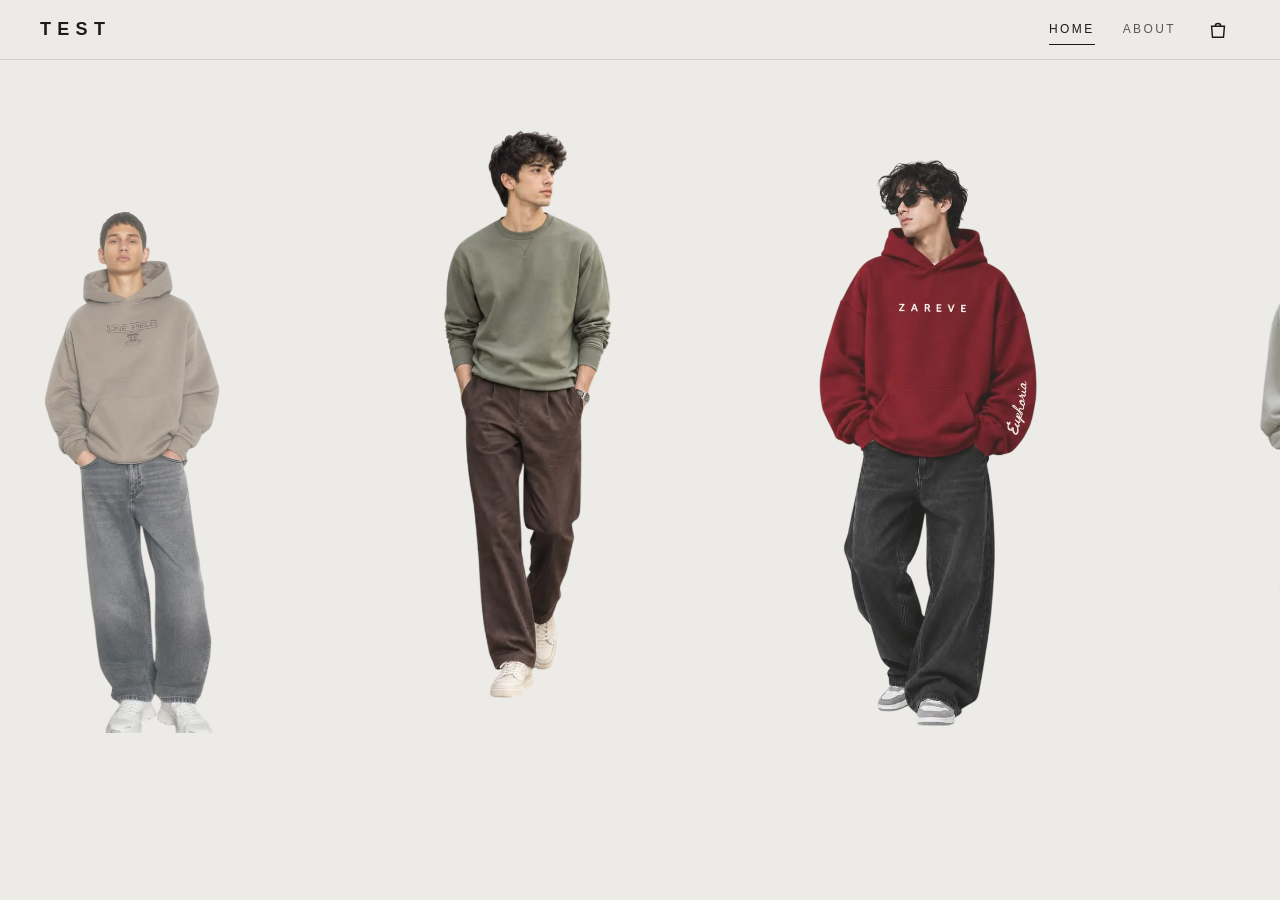
<file: index.html>
<!DOCTYPE html>
<html lang="en">
<head>
<meta charset="utf-8">
<meta name="viewport" content="width=device-width, initial-scale=1, viewport-fit=cover">
<title>TEST — Try the Look</title>
<meta name="description" content="TEST — six looks, styled head to toe.">
<link rel="preload" as="image" href="images/look4.webp" fetchpriority="high">
<link rel="stylesheet" href="css/style.css">
</head>
<body class="home">
<header class="hd">
 <a class="logo" href="index.html">TEST</a>
 <nav class="nav" id="nav"><a href="index.html" aria-current="page">Home</a><a href="about.html">About</a></nav>
 <a class="bag" href="checkout.html" aria-label="Bag"><svg viewBox="0 0 24 24" fill="none" stroke="currentColor" stroke-width="1.6"><path d="M5 8h14l-1 12H6z"/><path d="M9 8a3 3 0 016 0"/></svg><b id="bagc" hidden></b></a>
 <button class="burger" id="menu" aria-label="Menu" aria-expanded="false" aria-controls="nav"><i></i></button>
</header>
<main class="c">
 <div class="trk" id="trk" tabindex="0" aria-label="Looks"></div>
 <div class="meta"><small id="lk">&nbsp;</small><h2 id="name">&nbsp;</h2><span id="price">&nbsp;</span></div>
 <div class="ctrl"><button id="prev" aria-label="Previous look">‹</button><span class="count" id="cur"></span><div class="bar"><i id="thumb"></i></div><span class="count" id="tot"></span><button id="next" aria-label="Next look">›</button></div>
</main>
<script src="js/common.js"></script>
<script src="js/home.js"></script>
</body>
</html>
</file>
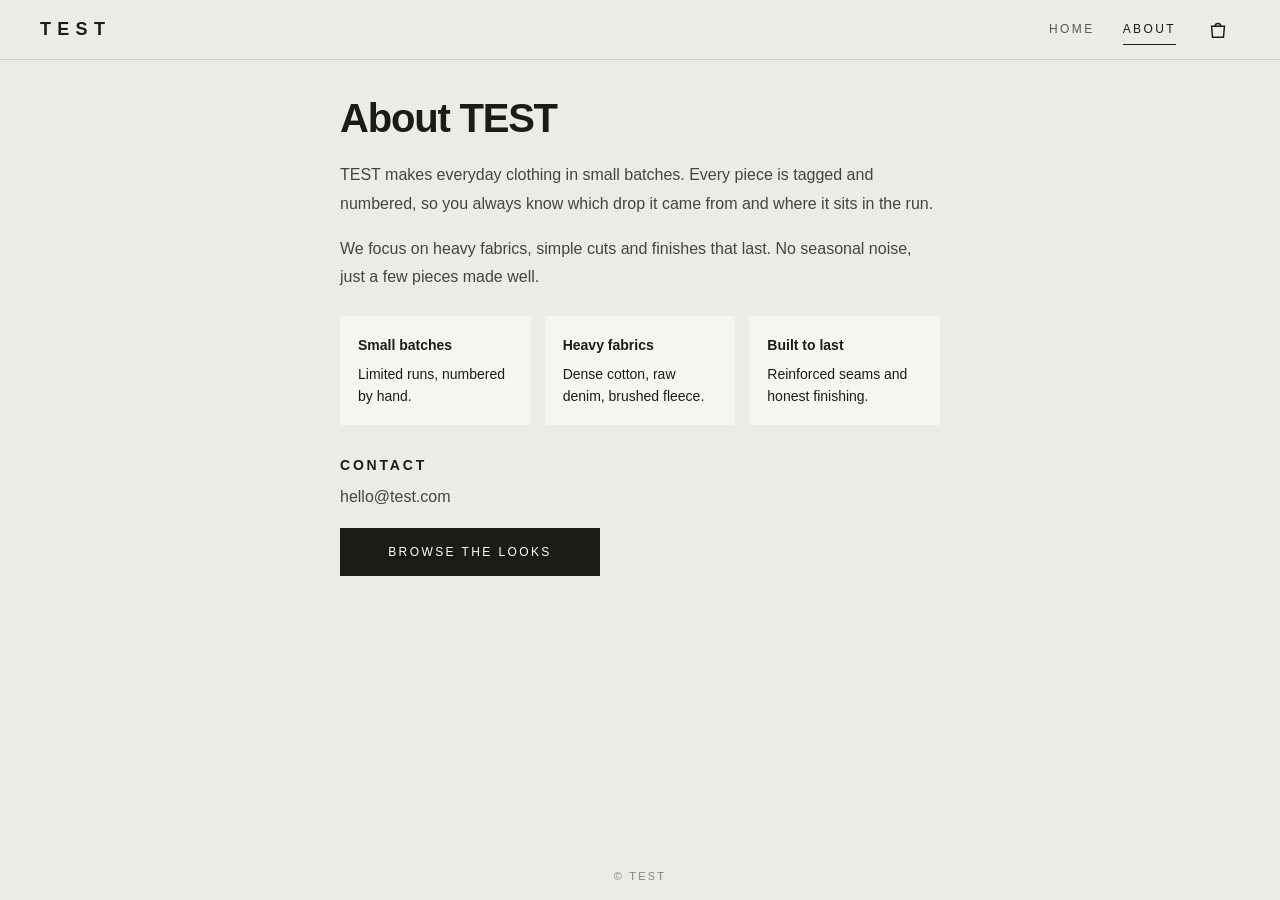
<file: about.html>
<!DOCTYPE html>
<html lang="en">
<head>
<meta charset="utf-8">
<meta name="viewport" content="width=device-width, initial-scale=1, viewport-fit=cover">
<title>About — TEST</title>
<meta name="description" content="About TEST — small-batch, tagged and numbered clothing.">
<link rel="stylesheet" href="css/style.css">
</head>
<body>
<header class="hd">
 <a class="logo" href="index.html">TEST</a>
 <nav class="nav" id="nav"><a href="index.html">Home</a><a href="about.html" aria-current="page">About</a></nav>
 <a class="bag" href="checkout.html" aria-label="Bag"><svg viewBox="0 0 24 24" fill="none" stroke="currentColor" stroke-width="1.6"><path d="M5 8h14l-1 12H6z"/><path d="M9 8a3 3 0 016 0"/></svg><b id="bagc" hidden></b></a>
 <button class="burger" id="menu" aria-label="Menu" aria-expanded="false" aria-controls="nav"><i></i></button>
</header>
<div class="wrap pg">
 <h1>About TEST</h1>
 <p>TEST makes everyday clothing in small batches. Every piece is tagged and numbered, so you always know which drop it came from and where it sits in the run.</p>
 <p>We focus on heavy fabrics, simple cuts and finishes that last. No seasonal noise, just a few pieces made well.</p>
 <div class="vals">
  <div><b>Small batches</b>Limited runs, numbered by hand.</div>
  <div><b>Heavy fabrics</b>Dense cotton, raw denim, brushed fleece.</div>
  <div><b>Built to last</b>Reinforced seams and honest finishing.</div>
 </div>
 <h2>Contact</h2>
 <p>hello@test.com</p>
 <a class="btn" href="index.html" style="max-width:260px">Browse the looks</a>
</div>
<footer class="ft">© TEST</footer>
<script src="js/common.js"></script>
</body>
</html>
</file>
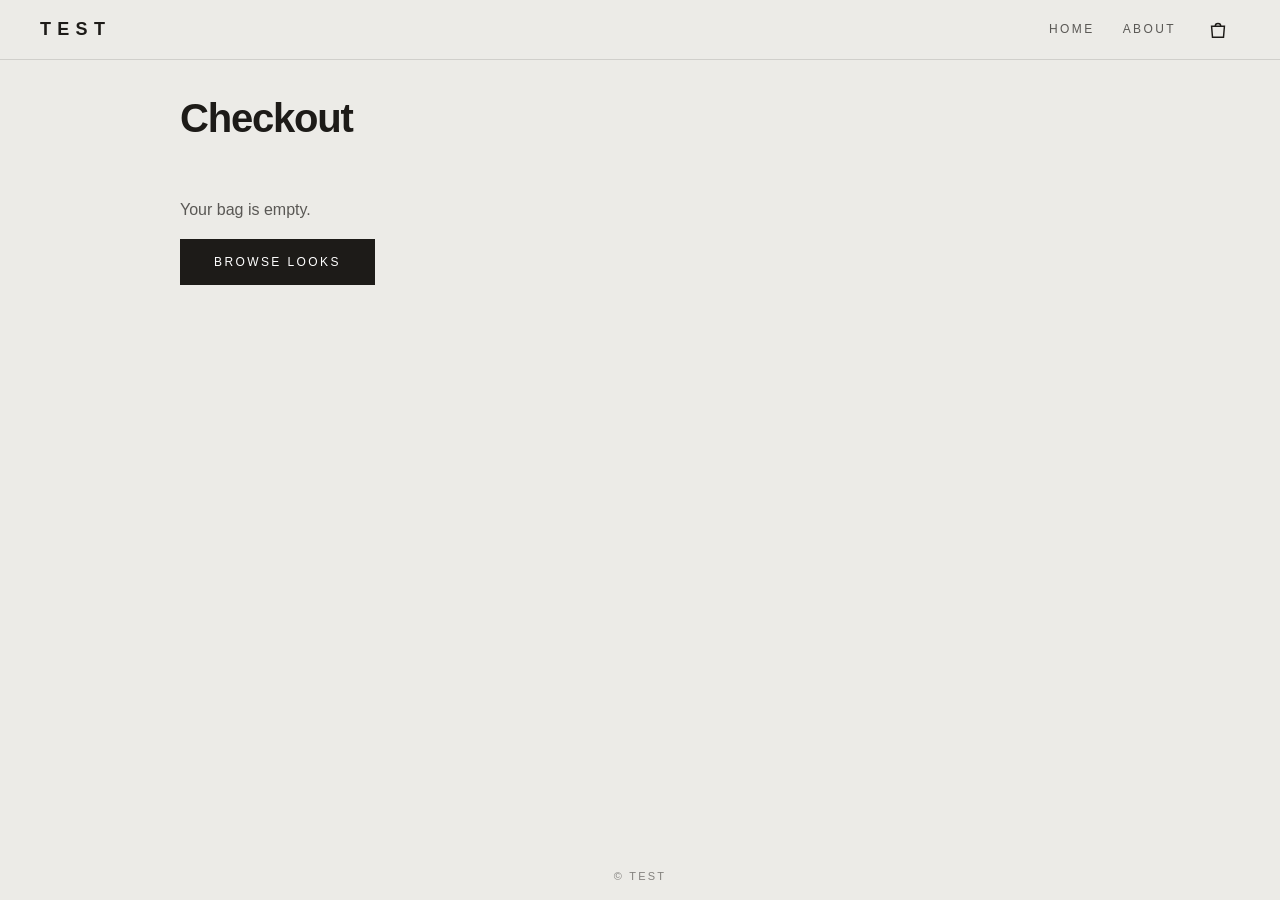
<file: checkout.html>
<!DOCTYPE html>
<html lang="en">
<head>
<meta charset="utf-8">
<meta name="viewport" content="width=device-width, initial-scale=1, viewport-fit=cover">
<title>Checkout — TEST</title>
<link rel="stylesheet" href="css/style.css">
</head>
<body>
<header class="hd">
 <a class="logo" href="index.html">TEST</a>
 <nav class="nav" id="nav"><a href="index.html">Home</a><a href="about.html">About</a></nav>
 <a class="bag" href="checkout.html" aria-label="Bag"><svg viewBox="0 0 24 24" fill="none" stroke="currentColor" stroke-width="1.6"><path d="M5 8h14l-1 12H6z"/><path d="M9 8a3 3 0 016 0"/></svg><b id="bagc" hidden></b></a>
 <button class="burger" id="menu" aria-label="Menu" aria-expanded="false" aria-controls="nav"><i></i></button>
</header>
<div class="wrap" id="page">
 <h1>Checkout</h1>
 <div class="co" id="co">
  <form class="f" id="form" autocomplete="on">
   <h2>Contact</h2>
   <label class="w">Full name<input name="name" autocomplete="name" required minlength="3"></label>
   <label>Email<input name="email" type="email" autocomplete="email" inputmode="email" required></label>
   <label>Phone<input name="phone" type="tel" autocomplete="tel" inputmode="tel" required minlength="7"></label>
   <h2>Shipping</h2>
   <label class="w">Address<input name="address" autocomplete="street-address" required></label>
   <label>City<input name="city" autocomplete="address-level2" required></label>
   <label>Postal code<input name="zip" autocomplete="postal-code" inputmode="numeric"></label>
   <h2>Payment</h2>
   <div class="pay">
    <label><input type="radio" name="pay" value="Cash on delivery" checked> Cash on delivery</label>
    <label><input type="radio" name="pay" value="Card"> Card</label>
   </div>
   <button class="btn" type="submit" style="grid-column:1/-1;margin-top:8px">Place order</button>
  </form>
  <aside class="sum" aria-label="Order summary"><h2>Your bag</h2><div id="items"></div><div id="tots"></div></aside>
 </div>
</div>
<footer class="ft">© TEST</footer>
<script src="js/common.js"></script>
<script src="js/checkout.js"></script>
</body>
</html>
</file>
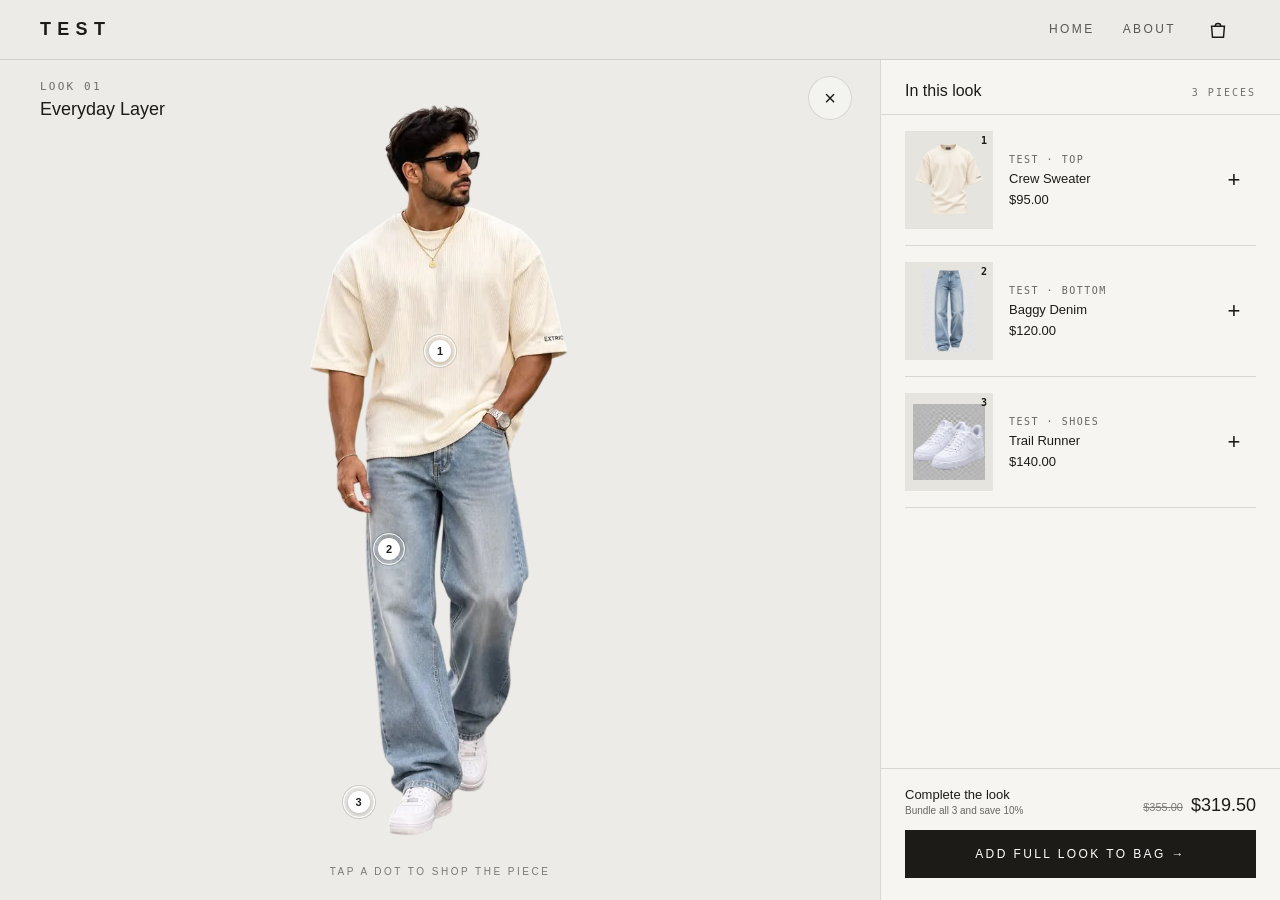
<file: look.html>
<!DOCTYPE html>
<html lang="en">
<head>
<meta charset="utf-8">
<meta name="viewport" content="width=device-width, initial-scale=1, viewport-fit=cover">
<title>Look — TEST</title>
<link rel="stylesheet" href="css/style.css">
</head>
<body>
<header class="hd">
 <a class="logo" href="index.html">TEST</a>
 <nav class="nav" id="nav"><a href="index.html">Home</a><a href="about.html">About</a></nav>
 <a class="bag" href="checkout.html" aria-label="Bag"><svg viewBox="0 0 24 24" fill="none" stroke="currentColor" stroke-width="1.6"><path d="M5 8h14l-1 12H6z"/><path d="M9 8a3 3 0 016 0"/></svg><b id="bagc" hidden></b></a>
 <button class="burger" id="menu" aria-label="Menu" aria-expanded="false" aria-controls="nav"><i></i></button>
</header>
<div class="lkw">
 <section class="fig">
  <div class="tit"><small id="lk"></small><h1 id="ln">&nbsp;</h1></div>
  <a class="x" href="index.html" aria-label="Close">×</a>
  <div class="box" id="box"></div>
  <div class="hintb">Tap a dot to shop the piece</div>
 </section>
 <aside class="pnl" aria-label="In this look">
  <div class="ph"><h2>In this look</h2><small>3 PIECES</small></div>
  <ul class="pl" id="pl"></ul>
  <div class="pf">
   <div class="t"><div>Complete the look<small>Bundle all 3 and save 10%</small></div><div><s id="old"></s><strong id="new"></strong></div></div>
   <button class="btn" id="full">Add full look to bag →</button>
  </div>
 </aside>
</div>
<script src="js/common.js"></script>
<script src="js/look.js"></script>
</body>
</html>
</file>
<file: css/style.css>
:root{--bg:#ecebe7;--bar:#f6f5f2;--ink:#1d1b18;--line:#1d1b1822;--hh:60px}
*{box-sizing:border-box;margin:0}
[hidden]{display:none!important}
html{-webkit-text-size-adjust:100%}
body{background:var(--bg);color:var(--ink);font-family:Helvetica,Arial,sans-serif;min-height:100vh;min-height:100dvh;display:flex;flex-direction:column}
a{color:inherit}
button,input,select{font:inherit;color:inherit}
:focus-visible{outline:2px solid var(--ink);outline-offset:2px}
.fb svg,.fb{width:100%;height:100%}

/* header */
.hd{height:var(--hh);display:flex;align-items:center;gap:20px;padding:0 clamp(14px,4vw,40px);position:relative;z-index:20;flex:none;border-bottom:1px solid var(--line);background:var(--bg)}
.logo{font-weight:700;letter-spacing:.35em;text-decoration:none;font-size:18px}
.nav{display:flex;gap:28px;margin-left:auto}
.nav a{font-size:12px;letter-spacing:.2em;text-transform:uppercase;text-decoration:none;padding:8px 0;border-bottom:1px solid transparent;opacity:.7}
.nav a:hover,.nav a[aria-current]{opacity:1;border-color:var(--ink)}
.bag{position:relative;width:44px;height:44px;display:flex;align-items:center;justify-content:center;text-decoration:none}
.bag svg{width:22px;height:22px}
.bag b{position:absolute;top:6px;right:4px;min-width:17px;height:17px;border-radius:9px;background:var(--ink);color:#fff;font-size:10px;display:flex;align-items:center;justify-content:center;padding:0 4px}
.burger{display:none;width:44px;height:44px;border:0;background:none;cursor:pointer;position:relative}
.burger i,.burger i:before,.burger i:after{position:absolute;left:11px;width:22px;height:2px;background:var(--ink);content:""}
.burger i{top:21px}.burger i:before{left:0;top:-7px}.burger i:after{left:0;top:7px}
@media(max-width:700px){
 .burger{display:block}.bag{margin-left:auto}
 .nav{position:absolute;top:var(--hh);left:0;right:0;background:var(--bar);flex-direction:column;gap:0;padding:6px 20px 14px;display:none;box-shadow:0 10px 20px #0002;margin:0}
 .nav.open{display:flex}
 .nav a{padding:14px 0;border-bottom:1px solid var(--line)}
}

/* home */
.home{height:100vh;height:100dvh;overflow:hidden}
.intro{position:absolute;top:calc(var(--hh) + 18px);left:clamp(14px,4vw,40px);z-index:5;pointer-events:none;max-width:60vw}
.intro h1{font-size:clamp(26px,4vw,40px);font-weight:500;letter-spacing:-.03em}
.intro p{font-size:12px;opacity:.65;margin-top:8px}
main.c{flex:1;display:flex;flex-direction:column;justify-content:center;min-height:0;position:relative;--ar:.5625;--h:max(260px,min(calc(100dvh - var(--hh) - 180px),920px));--w:min(calc(var(--h)*var(--ar)),80vw)}
.trk{position:relative;width:100%;height:var(--h);overflow:hidden;touch-action:pan-y;cursor:grab;user-select:none;-webkit-user-select:none}
.trk.drag{cursor:grabbing}
.it{position:absolute;left:50%;bottom:0;width:var(--w);height:calc(var(--w)/var(--ar));opacity:0;cursor:pointer;will-change:transform,opacity;transform-origin:50% 100%}
.it img,.it .fb{width:100%;height:100%;object-fit:contain;display:block;user-select:none;-webkit-user-drag:none}
.meta,.ctrl{transition:opacity .5s}
.meta{text-align:center;margin-top:14px;min-height:78px;padding:0 12px}
.meta small{font:11px monospace;letter-spacing:.15em;text-transform:uppercase;opacity:.6}
.meta h2{font-size:clamp(20px,3vw,28px);font-weight:600;letter-spacing:-.02em;margin:4px 0 6px}
.meta span{font:12px monospace}
.ctrl{display:flex;align-items:center;justify-content:center;gap:16px;margin-top:6px;padding-bottom:12px}
.ctrl button{width:44px;height:44px;border-radius:50%;border:1px solid var(--line);background:transparent;font-size:18px;cursor:pointer}
.ctrl button:hover{background:#fff8}
.bar{width:min(240px,40vw);height:1px;background:#1d1b1844;position:relative}
.bar i{position:absolute;top:-1px;height:3px;background:var(--ink);left:0;transition:left .4s}
.count{font:11px monospace;min-width:2ch}
@media(max-width:700px){main.c{--h:max(260px,min(calc(100dvh - var(--hh) - 175px),760px));--w:min(calc(var(--h)*var(--ar)),50vw)}.trk{height:calc(var(--w)/var(--ar))}.intro{max-width:80vw}.ctrl{gap:10px}}
@media(max-height:560px){.intro p{display:none}main.c{--h:max(200px,calc(100dvh - var(--hh) - 135px))}.meta{min-height:60px;margin-top:6px}}

/* look page */
.lkw{display:grid;grid-template-columns:1fr 400px;flex:1;min-height:0}
.fig{position:relative;display:flex;flex-direction:column;align-items:center;justify-content:center;gap:10px;padding:24px 20px 14px;min-height:calc(100dvh - var(--hh));--bh:min(calc(100dvh - var(--hh) - 76px),1000px)}
.tit{position:absolute;top:20px;left:clamp(14px,4vw,40px)}
.tit small{font:11px monospace;letter-spacing:.2em;text-transform:uppercase;opacity:.6;display:block;margin-bottom:6px}
.tit h1{font-size:18px;font-weight:500}
.x{position:absolute;top:16px;right:clamp(14px,3vw,28px);width:44px;height:44px;border-radius:50%;border:1px solid var(--line);display:flex;align-items:center;justify-content:center;text-decoration:none;font-size:20px;background:#fff6}
.box{position:relative;--ar:.5625;width:min(calc(var(--bh)*var(--ar)),100%);aspect-ratio:var(--ar);opacity:0;transition:opacity .25s}
.box.rdy{opacity:1}
.box.editing{cursor:crosshair}.box.editing .dot{pointer-events:none}
.box>img,.box>.fb{width:100%;height:100%;object-fit:contain;display:block}
.dot{position:absolute;width:44px;height:44px;transform:translate(-50%,-50%);background:none;border:0;cursor:pointer;padding:0}
.dot span{position:absolute;inset:11px;border-radius:50%;background:#fff;color:#222;font-size:11px;font-weight:700;display:flex;align-items:center;justify-content:center;box-shadow:0 1px 6px #0004}
.dot:after{content:"";position:absolute;inset:6px;border-radius:50%;border:1px solid #fff;box-shadow:0 0 0 1px #0002;animation:pulse 2s ease-out infinite}
.dot[aria-pressed=true] span{background:var(--ink);color:#fff}
@keyframes pulse{0%{transform:scale(.8);opacity:1}100%{transform:scale(1.5);opacity:0}}
.hintb{text-align:center;font-size:10px;letter-spacing:.25em;text-transform:uppercase;opacity:.55;line-height:1.4}
.pnl{background:var(--bar);border-left:1px solid var(--line);display:flex;flex-direction:column;height:calc(100dvh - var(--hh));position:sticky;top:0;animation:in .45s ease-out both}
@keyframes in{from{transform:translateX(30px);opacity:0}to{transform:none;opacity:1}}
.ph{display:flex;justify-content:space-between;align-items:baseline;padding:22px 24px 14px;border-bottom:1px solid var(--line)}
.ph h2{font-size:16px;font-weight:500}.ph small{font:10px monospace;letter-spacing:.2em;opacity:.6}
.pl{flex:1;overflow-y:auto;list-style:none;padding:0 24px}
.pl li{padding:16px 0;border-bottom:1px solid var(--line);transition:background .2s}
.pl li.hl{background:#fff8}
.row{display:flex;gap:16px;align-items:center}
.th{position:relative;width:88px;height:98px;background:#e6e4de;flex:none;padding:8px}
.th img,.th .fb{width:100%;height:100%;object-fit:contain}
.th em{position:absolute;top:4px;right:6px;font:700 10px monospace;font-style:normal}
.inf{flex:1;font-size:13px;min-width:0}.inf small{font:10px monospace;letter-spacing:.15em;opacity:.65;display:block;margin-bottom:6px}
.inf b{font-weight:500;display:block;margin-bottom:6px}
.plus{width:44px;height:44px;border:0;background:none;font-size:22px;cursor:pointer;flex:none}
.opt{padding:12px 0 0}
.sz{display:flex;gap:6px;flex-wrap:wrap;margin-bottom:10px}
.sz button{min-width:44px;height:44px;border:1px solid var(--ink);background:none;cursor:pointer;font-size:13px}
.sz button[aria-pressed=true]{background:var(--ink);color:#fff}
.add{width:100%;padding:13px;background:var(--ink);color:#fff;border:0;cursor:pointer;letter-spacing:.2em;text-transform:uppercase;font-size:11px}
.pf{padding:18px 24px 22px;border-top:1px solid var(--line)}
.pf .t{display:flex;justify-content:space-between;align-items:flex-end;font-size:13px;margin-bottom:14px}
.pf .t small{display:block;font-size:10px;opacity:.65;margin-top:3px}
.pf s{font-size:11px;opacity:.55;margin-right:8px}.pf strong{font-size:18px;font-weight:500}
.btn{display:block;width:100%;padding:17px;background:var(--ink);color:#fff;border:0;cursor:pointer;letter-spacing:.2em;text-transform:uppercase;font-size:12px;text-align:center;text-decoration:none}
.btn:hover{opacity:.92}
@media(max-width:860px){
 .lkw{grid-template-columns:1fr}
 .fig{min-height:0;padding:64px 14px 16px;--bh:min(calc(100dvh - var(--hh) - 120px),900px)}
 .pnl{height:auto;position:static;border-left:0;border-top:1px solid var(--line)}
 .pl{overflow:visible}
}

/* pages */
.wrap{width:min(1000px,100%);margin:0 auto;padding:clamp(16px,3vw,36px) clamp(14px,4vw,40px) 48px;flex:1}
.wrap h1{font-size:clamp(26px,4vw,40px);font-weight:600;letter-spacing:-.03em;margin-bottom:20px}
.co{display:grid;grid-template-columns:1.2fr 1fr;gap:clamp(20px,4vw,48px);align-items:start}
.f{display:grid;grid-template-columns:1fr 1fr;gap:14px}
.f label{display:flex;flex-direction:column;gap:6px;font-size:12px;letter-spacing:.1em;text-transform:uppercase}
.f .w{grid-column:1/-1}
.f input{padding:13px 12px;border:1px solid #1d1b1855;background:var(--bar);border-radius:0;font-size:16px;letter-spacing:0;text-transform:none;width:100%}
.f input:user-invalid{border-color:#b3261e}
.f h2,.sum h2{font-size:14px;letter-spacing:.2em;text-transform:uppercase;font-weight:600;grid-column:1/-1;margin-top:8px}
.pay{display:flex;gap:10px;grid-column:1/-1}
.pay label{flex:1;flex-direction:row;align-items:center;gap:8px;border:1px solid #1d1b1855;padding:13px;background:var(--bar);cursor:pointer;text-transform:none;letter-spacing:0;font-size:14px}
.pay input{width:auto}
.sum{background:var(--bar);padding:22px;position:sticky;top:16px}
.sum .r{display:flex;gap:12px;align-items:center;margin:14px 0;font-size:13px}
.sum .th{width:70px;height:78px}
.sum .r div:nth-child(2){flex:1}.sum .r button{width:44px;height:44px;border:0;background:none;cursor:pointer;font-size:18px}
.sum dl{display:flex;justify-content:space-between;font-size:14px;padding:8px 0;border-top:1px solid var(--line)}
.sum dl.t{font-weight:700;font-size:16px}
.ok{text-align:center;padding:60px 10px}.ok p{opacity:.75;line-height:1.7;margin-bottom:24px}
.ok .btn,.empty .btn{display:inline-block;width:auto;padding:16px 34px}
.empty{padding:40px 0}.empty p{margin-bottom:20px;opacity:.7}
@media(max-width:800px){.co{grid-template-columns:1fr}.sum{position:static;order:-1}}
@media(max-width:480px){.f{grid-template-columns:1fr}.pay{flex-direction:column}}
.pg{max-width:680px}
.pg p{line-height:1.8;margin:0 0 16px;opacity:.8;font-size:16px}
.pg h2{font-size:14px;letter-spacing:.2em;text-transform:uppercase;margin:32px 0 10px}
.vals{display:grid;grid-template-columns:repeat(3,1fr);gap:14px;margin:24px 0}
.vals div{background:var(--bar);padding:18px;font-size:14px;line-height:1.6}
.vals b{display:block;margin-bottom:6px}
@media(max-width:600px){.vals{grid-template-columns:1fr}}
.ft{text-align:center;font-size:11px;letter-spacing:.2em;text-transform:uppercase;opacity:.5;padding:18px 12px;flex:none}
.toast{position:fixed;bottom:30px;left:50%;transform:translateX(-50%);background:var(--ink);color:#fff;padding:12px 22px;font-size:13px;z-index:30;white-space:nowrap}
.toast a{margin-left:14px;text-decoration:underline}
@media(prefers-reduced-motion:reduce){*{animation:none!important;transition:none!important;scroll-behavior:auto!important}}
/* edit mode */
.edit{position:fixed;left:0;right:0;bottom:0;z-index:40;background:var(--ink);color:#fff;padding:10px 14px;font-size:12px;display:flex;gap:12px;align-items:center;flex-wrap:wrap}
.edit input{flex:1;min-width:220px;padding:8px;border:0;font:12px monospace;color:#111;background:#fff}
</file>
